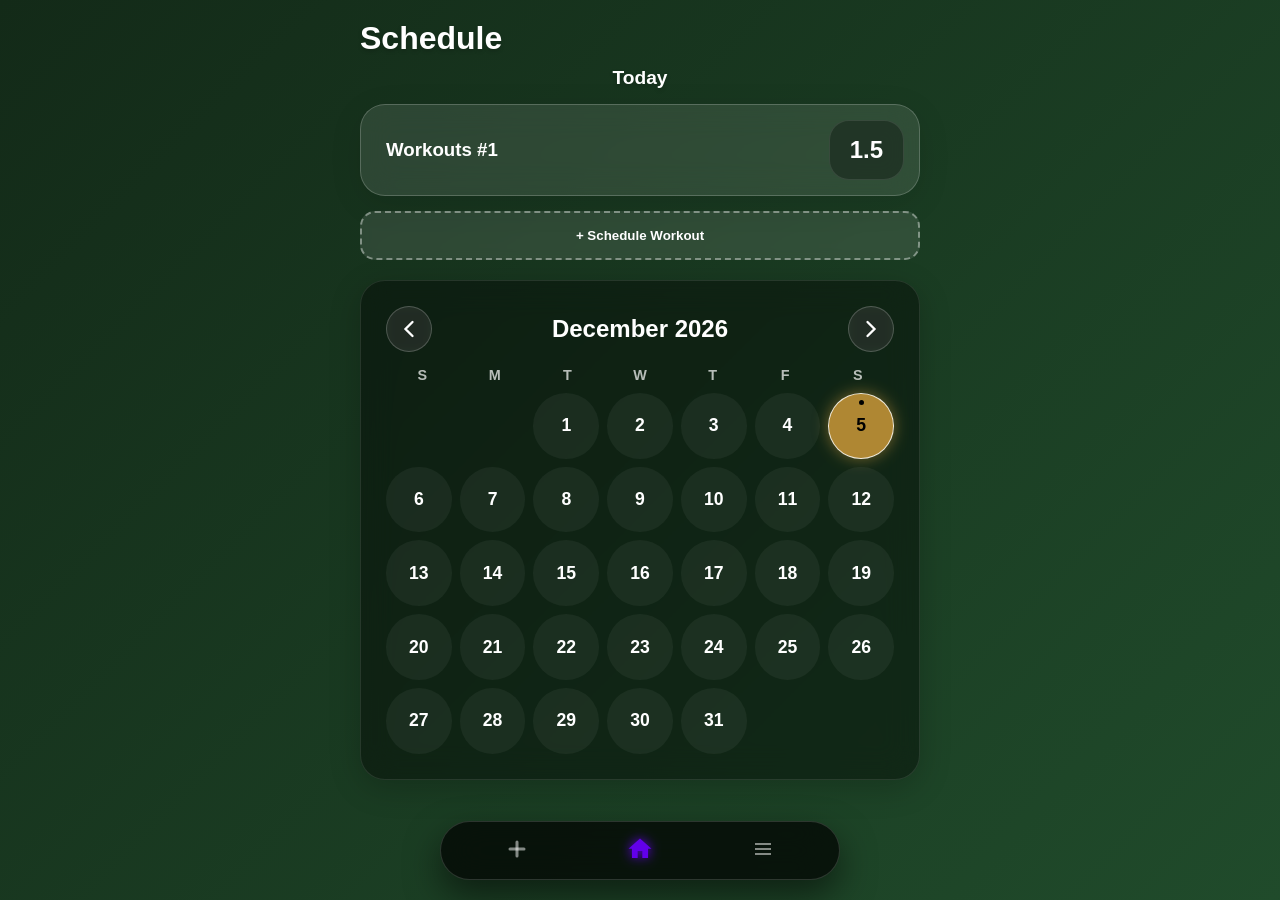
<file: index.html>
<!DOCTYPE html>
<html lang="en">
<head>
    <meta charset="UTF-8">
    <meta name="viewport" content="width=device-width, initial-scale=1.0, maximum-scale=1.0, user-scalable=no">
    <title>WorkoutKeeper</title>
    <link rel="stylesheet" href="style.css">
    
    <link rel="manifest" href="manifest.json">
    <meta name="theme-color" content="#1a3622">
    
    <script>
      if ('serviceWorker' in navigator) {
        window.addEventListener('load', () => {
          navigator.serviceWorker.register('./sw.js').then(reg => {
            console.log('Service Worker registered!', reg);
          }).catch(err => {
            console.log('Service Worker failed:', err);
          });
        });
      }
    </script>
</head>
<body>
    <div id="app-wrapper">

        <section id="view-calendar" class="view active">
            <header class="schedule-header">
                <h1>Schedule</h1>
            </header>

            <div id="daily-schedule">
                <h2 id="selected-date-title">Today</h2>
                <div id="scheduled-workouts-list"></div>
                <button id="btn-schedule-new" class="btn-ghost hidden">+ Schedule Workout</button>
            </div>

            <div class="calendar-container glass-panel-dark">
                <div class="calendar-header">
                    <button id="prev-month">
                        <svg width="28" height="28" viewBox="0 0 24 24" fill="none" stroke="currentColor" stroke-width="2" stroke-linecap="round"><polyline points="15 18 9 12 15 6"></polyline></svg>
                    </button>
                    <h2 id="month-display">April 2026</h2>
                    <button id="next-month">
                        <svg width="28" height="28" viewBox="0 0 24 24" fill="none" stroke="currentColor" stroke-width="2" stroke-linecap="round"><polyline points="9 18 15 12 9 6"></polyline></svg>
                    </button>
                </div>
                <div class="calendar-grid-header">
                    <span>S</span><span>M</span><span>T</span><span>W</span><span>T</span><span>F</span><span>S</span>
                </div>
                <div id="calendar-grid" class="calendar-grid"></div>
            </div>
        </section>

        <section id="view-preview" class="view hidden">
            <div class="preview-nav">
                <button id="btn-back-schedule" class="btn-circle-back">
                    <svg width="24" height="24" viewBox="0 0 24 24" fill="none" stroke="currentColor" stroke-width="3" stroke-linecap="round"><path d="M19 12H5M12 19l-7-7 7-7"/></svg>
                </button>
                <button id="btn-start-workout" class="btn-start-pill">Start</button>
            </div>
            
            <div class="preview-card glass-panel-light">
                <p class="section-label">Overview</p>
                <h2 id="preview-title" class="theme-text-color">Workout Name</h2>
                
                <p class="section-label mt-15">Estimated Time</p>
                <div class="est-time-block">
                    <div class="time-bubble" id="preview-time">1.5 - 2</div>
                    <span class="time-label">hours</span>
                </div>
                <div id="preview-sets-container"></div>
            </div>
        </section>

        <section id="view-builder" class="view hidden">
            <header>
                <input type="text" id="workout-name" placeholder="Name Your Workout" class="heading-input">
                <p style="color: #888; margin-bottom: 10px;">Color Theme</p>
                <div id="theme-selector">
                    <div class="theme-dot purple" data-theme="purple"></div>
                    <div class="theme-dot teal" data-theme="teal"></div>
                    <div class="theme-dot orange" data-theme="orange"></div>
                    <div class="theme-dot pink" data-theme="pink"></div>
                    <div class="theme-dot blue" data-theme="blue"></div>
                    <div class="theme-dot black" data-theme="black"></div>
                </div>
            </header>
            
            <main id="sets-container"></main>
            <button id="add-set-btn" class="btn-new-set">+ New Set</button>
            
            <div class="time-picker-inline">
                <label>Estimated Time</label>
                <select id="time-select">
                    <option value="5 mins">5 mins</option>
                    <option value="10 mins">10 mins</option>
                    <option value="15-20 mins">15-20 mins</option>
                    <option value="30-45 mins">30-45 mins</option>
                    <option value="1.5 - 2 hours" selected>1.5 - 2 hours</option>
                </select>
            </div>
            <button id="save-to-library-btn" class="btn-save-green full-width">Save to Library</button>
        </section>

        <section id="view-profile" class="view hidden">
            <header class="schedule-header">
                <h1 style="color: #111;">My Workouts</h1>
            </header>
            
            <div id="profile-library-list"></div>

            <div class="data-fab-container">
                <button id="btn-export-data" class="btn-fab" title="Download Backup">
                    <svg width="24" height="24" viewBox="0 0 24 24" fill="none" stroke="currentColor" stroke-width="2" stroke-linecap="round" stroke-linejoin="round"><path d="M21 15v4a2 2 0 0 1-2 2H5a2 2 0 0 1-2-2v-4"></path><polyline points="7 10 12 15 17 10"></polyline><line x1="12" y1="15" x2="12" y2="3"></line></svg>
                </button>
                <button id="btn-import-data" class="btn-fab" title="Upload Backup">
                    <svg width="24" height="24" viewBox="0 0 24 24" fill="none" stroke="currentColor" stroke-width="2" stroke-linecap="round" stroke-linejoin="round"><path d="M21 15v4a2 2 0 0 1-2 2H5a2 2 0 0 1-2-2v-4"></path><polyline points="17 8 12 3 7 8"></polyline><line x1="12" y1="3" x2="12" y2="15"></line></svg>
                </button>
            </div>
            <input type="file" id="file-import" accept=".json" class="hidden">
        </section>

        <section id="view-active" class="view hidden">
            <header class="active-header">
                <h2 id="active-workout-title" class="theme-text-color">Workout</h2>
                <button id="btn-cancel-workout" class="btn-ghost-small">Quit</button>
            </header>
            
            <div class="active-scroll-area">
                <div id="active-sets-container"></div>
            </div>
            
            <div class="execution-footer">
                <div class="progress-bar-bg"><div id="active-progress-bar"></div></div>
                <div class="flex-row">
                    <button id="btn-finish-workout" class="btn-save-green full-width">Finish Workout</button>
                </div>
            </div>
        </section>

        <nav id="bottom-nav">
            <button class="nav-btn" data-target="view-builder">
                <svg width="24" height="24" viewBox="0 0 24 24" fill="none" stroke="currentColor" stroke-width="3" stroke-linecap="round"><line x1="12" y1="5" x2="12" y2="19"></line><line x1="5" y1="12" x2="19" y2="12"></line></svg>
            </button>
            <button class="nav-btn active" data-target="view-calendar">
                <svg width="24" height="24" viewBox="0 0 24 24" fill="currentColor"><path d="M10 20v-6h4v6h5v-8h3L12 3 2 12h3v8z"/></svg>
            </button>
            <button class="nav-btn" data-target="view-profile">
                <svg width="24" height="24" viewBox="0 0 24 24" fill="currentColor"><path d="M4 6h16v2H4zm0 5h16v2H4zm0 5h16v2H4z"/></svg>
            </button>
        </nav>
    </div>

    <div id="schedule-modal" class="modal-overlay hidden">
        <div class="modal-content text-center">
            <h3 style="color: black; margin-top:0; margin-bottom: 20px;">Select Workout</h3>
            <div id="library-list"></div>
            <button id="close-schedule-modal" class="btn-delete-red full-width mt-10">Cancel</button>
        </div>
    </div>

    <div id="modal-overlay" class="modal-overlay hidden">
        <div class="modal-content">
            <input type="text" id="modal-name" placeholder="Exercise Name">
            
            <div class="modal-toggles">
                <button id="toggle-reps" class="active">REPS</button>
                <button id="toggle-timed">TIMED</button>
            </div>
            
            <div id="input-reps-container" class="input-container">
                <input type="number" id="modal-val-reps" class="mega-input" value="10" min="1">
                <span style="color: black; font-weight: bold; margin-left: 10px; font-size: 1.2rem;">reps</span>
            </div>

            <div id="input-time-container" class="input-container hidden">
                <div class="time-col">
                    <input type="number" id="modal-val-min" class="mega-input" value="00" min="0">
                    <small style="color: #666; font-weight:bold; margin-top: 5px;">min</small>
                </div>
                <span class="mega-colon">:</span>
                <div class="time-col">
                    <input type="number" id="modal-val-sec" class="mega-input" value="30" min="0" max="59">
                    <small style="color: #666; font-weight:bold; margin-top: 5px;">sec</small>
                </div>
            </div>

            <div class="flex-row">
                <button id="modal-save" class="btn-save-green flex-3">SAVE</button>
                <button id="modal-close" class="btn-delete-red flex-1">
                    <svg width="24" height="24" viewBox="0 0 24 24" fill="none" stroke="currentColor" stroke-width="3" stroke-linecap="round"><line x1="18" y1="6" x2="6" y2="18"></line><line x1="6" y1="6" x2="18" y2="18"></line></svg>
                </button>
            </div>
        </div>
    </div>
    
    <div id="rest-modal" class="modal-overlay hidden">
        <div class="modal-content text-center">
            <h3 style="color: black; margin-top:0;">Rest & Recover</h3>
            <div id="rest-timer-display" style="font-size: 5rem; font-weight: bold; color: black; margin: 20px 0;">00:30</div>
            <div class="flex-row">
                <button id="btn-skip-rest" class="btn-delete-red flex-1" style="color:white; font-size: 1rem;">Skip</button>
                <button id="btn-add-rest" class="btn-save-green flex-1" style="color:white; font-size: 1rem;">+15s</button>
            </div>
        </div>
    </div>

    <div id="cooldown-modal" class="modal-overlay hidden">
        <div class="modal-content text-center">
            <h2 style="color: black; font-size: 2rem;">🎉 Complete!</h2>
            <p style="color: #555; margin: 20px 0; font-size: 1.2rem; font-weight: bold;">Great job! Take 5-10 minutes to stretch and cool down.</p>
            <button id="btn-finish-cooldown" class="btn-save-green full-width">Done</button>
        </div>
    </div>
    
    <script src="js.js"></script>
</body>
</html>
</file>
<file: style.css>
:root {
    /* Glassmorphism Base Variables */
    --glass-light: rgba(255, 255, 255, 0.6);
    --glass-dark: rgba(0, 0, 0, 0.4);
    --glass-border-light: rgba(255, 255, 255, 0.5);
    --glass-border-dark: rgba(255, 255, 255, 0.1);
    --glass-blur: blur(16px);
    
    /* Theme Accents */
    --accent: #6200ea; 
    --accent-dark: #311b92;
    
    /* Background Gradients */
    --bg-green-grad: linear-gradient(135deg, #132a18 0%, #204b2b 100%);
    --bg-theme-grad: linear-gradient(135deg, #f3e5f5 0%, #e0f2f1 100%);
}

/* Theme Engine Gradients */
[data-theme="purple"] { --accent: #6200ea; --accent-dark: #311b92; --bg-theme-grad: linear-gradient(135deg, #e1bee7, #ede7f6); }
[data-theme="teal"] { --accent: #00acc1; --accent-dark: #006064; --bg-theme-grad: linear-gradient(135deg, #b2ebf2, #e0f7fa); }
[data-theme="orange"] { --accent: #fb8c00; --accent-dark: #e65100; --bg-theme-grad: linear-gradient(135deg, #ffe0b2, #fff3e0); }
[data-theme="pink"] { --accent: #d81b60; --accent-dark: #880e4f; --bg-theme-grad: linear-gradient(135deg, #f8bbd0, #fce4ec); }
[data-theme="blue"] { --accent: #2962ff; --accent-dark: #0d47a1; --bg-theme-grad: linear-gradient(135deg, #bbdefb, #e3f2fd); }
[data-theme="black"] { --accent: #333333; --accent-dark: #000000; --bg-theme-grad: linear-gradient(135deg, #e0e0e0, #f5f5f5); }

* { box-sizing: border-box; font-family: -apple-system, BlinkMacSystemFont, 'Segoe UI', Roboto, sans-serif; margin: 0; padding: 0;}

body { 
    background: var(--bg-theme-grad);
    background-attachment: fixed;
    color: #111; 
    transition: background 0.5s ease; 
}
body.bg-green { 
    background: var(--bg-green-grad); 
    background-attachment: fixed;
    color: white; 
}

#app-wrapper { max-width: 600px; margin: 0 auto; padding: 20px; padding-bottom: 120px; min-height: 100vh;}
.theme-text-color { color: var(--accent); }

/* --- GLASS UTILITIES --- */
.glass-panel-dark {
    background: var(--glass-dark);
    backdrop-filter: var(--glass-blur);
    -webkit-backdrop-filter: var(--glass-blur);
    border: 1px solid var(--glass-border-dark);
    box-shadow: 0 8px 32px rgba(0, 0, 0, 0.2);
    border-radius: 25px;
}
.glass-panel-light {
    background: var(--glass-light);
    backdrop-filter: var(--glass-blur);
    -webkit-backdrop-filter: var(--glass-blur);
    border: 1px solid var(--glass-border-light);
    box-shadow: 0 8px 32px rgba(0, 0, 0, 0.1);
    border-radius: 25px;
}

/* Buttons & Elements */
.btn-circle-back { width: 60px; height: 60px; border-radius: 50%; background: var(--glass-light); backdrop-filter: var(--glass-blur); border: 1px solid var(--glass-border-light); box-shadow: 0 4px 15px rgba(0,0,0,0.1); display: flex; justify-content: center; align-items: center; cursor: pointer; color: #333; transition: 0.3s;}
.btn-circle-back:active { transform: scale(0.9); }
.btn-start-pill { background: rgba(76, 175, 80, 0.9); backdrop-filter: blur(5px); color: white; border: 1px solid rgba(255,255,255,0.4); border-radius: 30px; padding: 15px 40px; font-size: 1.5rem; font-weight: bold; cursor: pointer; box-shadow: 0 8px 20px rgba(76, 175, 80, 0.4);}
.preview-nav { display: flex; justify-content: space-between; align-items: center; margin-bottom: 20px;}
.preview-card { padding: 30px; min-height: 70vh;}
.section-label { font-weight: bold; color: inherit; opacity: 0.7; margin-bottom: 5px; font-size: 1.1rem;}
#preview-title { font-size: 2.2rem; margin-bottom: 20px; }
.est-time-block { display: flex; align-items: center; gap: 15px; margin-bottom: 30px;}
.time-bubble { background: var(--glass-dark); color: white; padding: 10px 20px; border-radius: 25px; font-size: 1.5rem; font-weight: bold; border: 1px solid var(--glass-border-dark);}

/* Themed Set Cards (Glassy) */
.themed-set-card { 
    background: rgba(0,0,0,0.5);
    backdrop-filter: var(--glass-blur); -webkit-backdrop-filter: var(--glass-blur);
    border: 1px solid var(--glass-border-dark);
    color: white; padding: 25px; margin-bottom: 20px; border-radius: 25px;
    box-shadow: 0 10px 30px rgba(0,0,0,0.15);
    position: relative; overflow: hidden;
}
.themed-set-card::before {
    content: ''; position: absolute; top: -50%; left: -50%; width: 200%; height: 200%;
    background: radial-gradient(circle, var(--accent) 0%, transparent 60%);
    opacity: 0.15; pointer-events: none;
}
.set-card-header { display: flex; justify-content: space-between; font-size: 1.3rem; font-weight: bold; margin-bottom: 20px; position: relative; z-index: 1;}
.ex-badge-row { display: flex; align-items: center; justify-content: space-between; margin-bottom: 15px; font-size: 1.3rem; font-weight: 600; position: relative; z-index: 1;}
.ex-badge-row > div { display: flex; align-items: center; gap: 15px;}
.ex-badge { background: rgba(255,255,255,0.1); border: 1px solid rgba(255,255,255,0.2); color: white; width: 50px; height: 50px; border-radius: 50%; display: flex; justify-content: center; align-items: center; font-size: 1.2rem;}

/* Active Workout Controls */
.active-scroll-area { height: calc(100vh - 120px); overflow-y: auto; padding-bottom: 120px; }
.active-header { display: flex; justify-content: space-between; align-items: center; margin-bottom: 20px;}
.execution-footer { position: fixed; bottom: 0; left: 0; width: 100%; background: rgba(0,0,0,0.6); backdrop-filter: blur(20px); -webkit-backdrop-filter: blur(20px); border-top: 1px solid rgba(255,255,255,0.1); padding: 20px; padding-bottom: 30px; z-index: 200; }
.progress-bar-bg { width: 100%; height: 8px; background: rgba(255,255,255,0.1); border-radius: 4px; overflow: hidden; margin-bottom: 20px; }
#active-progress-bar { height: 100%; width: 0%; background: #2ecc71; box-shadow: 0 0 10px #2ecc71; transition: width 0.3s ease; }

.btn-complete-set { background: rgba(255,255,255,0.1); color: #2ecc71; border: 1px solid #2ecc71; backdrop-filter: blur(5px); border-radius: 15px; padding: 15px; width: 100%; font-size: 1.3rem; font-weight: bold; margin-top: 15px; cursor: pointer; transition: 0.3s;}
.btn-complete-set.completed { background: rgba(46, 204, 113, 0.8); color: white; border-color: rgba(255,255,255,0.5);}

.btn-timer-ready { background: rgba(46, 204, 113, 0.8); color: white; border: 1px solid rgba(255,255,255,0.4); border-radius: 12px; padding: 10px 20px; font-weight: bold; font-size: 1.1rem; cursor: pointer; backdrop-filter: blur(5px);} 
.btn-timer-running { background: rgba(231, 76, 60, 0.8); color: white; border: 1px solid rgba(255,255,255,0.4); border-radius: 12px; padding: 10px 20px; font-weight: bold; font-size: 1.1rem; cursor: pointer; backdrop-filter: blur(5px);} 
.btn-timer-finished { background: rgba(216, 160, 59, 0.9); color: black; border: 1px solid rgba(255,255,255,0.5); border-radius: 12px; padding: 10px 20px; font-weight: bold; font-size: 1.1rem; cursor: pointer; backdrop-filter: blur(5px);} 

/* Profile / Library View */
.profile-card { background: var(--glass-light); border: 1px solid var(--glass-border-light); backdrop-filter: var(--glass-blur); -webkit-backdrop-filter: var(--glass-blur); border-radius: 20px; padding: 20px; margin-bottom: 15px; box-shadow: 0 8px 32px rgba(0,0,0,0.05);}
.profile-card h3 { color: black; font-size: 1.4rem; margin-bottom: 5px;}
.profile-card p { color: #555; margin-bottom: 15px; font-weight: bold;}
.profile-actions { display: flex; gap: 10px; }
.btn-prof-start { flex: 2; background: rgba(76, 175, 80, 0.8); color: white; border: 1px solid rgba(255,255,255,0.3); border-radius: 10px; padding: 10px; font-weight: bold; cursor: pointer; backdrop-filter: blur(5px);}
.btn-prof-edit { flex: 1; background: rgba(41, 98, 255, 0.8); color: white; border: 1px solid rgba(255,255,255,0.3); border-radius: 10px; padding: 10px; font-weight: bold; cursor: pointer;}
.btn-prof-del { flex: 1; background: rgba(231, 76, 60, 0.8); color: white; border: 1px solid rgba(255,255,255,0.3); border-radius: 10px; padding: 10px; font-weight: bold; cursor: pointer;}

/* Floating Export/Import Buttons */
.data-fab-container { position: fixed; bottom: 100px; right: 20px; display: flex; flex-direction: column; gap: 15px; z-index: 150; }
.btn-fab { width: 55px; height: 55px; border-radius: 50%; background: rgba(0,0,0,0.6); backdrop-filter: blur(10px); -webkit-backdrop-filter: blur(10px); color: #fff; border: 1px solid rgba(255,255,255,0.2); box-shadow: 0 4px 15px rgba(0,0,0,0.3); display: flex; justify-content: center; align-items: center; cursor: pointer; transition: 0.2s;}
.btn-fab:active { transform: scale(0.9); }

/* Calendar / Common */
.schedule-header h1 { font-size: 2rem; margin-bottom: 10px; text-shadow: 0 2px 4px rgba(0,0,0,0.2);}
#selected-date-title { text-align: center; font-size: 1.2rem; margin-bottom: 15px; text-shadow: 0 2px 4px rgba(0,0,0,0.2);}
.workout-card { background: rgba(255,255,255,0.1); backdrop-filter: var(--glass-blur); -webkit-backdrop-filter: var(--glass-blur); border: 1px solid rgba(255,255,255,0.2); border-radius: 25px; padding: 15px 15px 15px 25px; display: flex; justify-content: space-between; align-items: center; margin-bottom: 15px; color: white; cursor: pointer; box-shadow: 0 8px 32px rgba(0,0,0,0.1); }
.workout-time-block { background: rgba(0,0,0,0.3); border: 1px solid rgba(255,255,255,0.1); color: var(--white); border-radius: 20px; padding: 15px 20px; text-align: center; }
.workout-time-block .val { font-size: 1.5rem; font-weight: bold; display: block;}
.calendar-container { padding: 25px; margin-top: 20px; }
.calendar-header { display: flex; justify-content: space-between; align-items: center; color: var(--white); margin-bottom: 15px;}
.calendar-header button { background: rgba(255,255,255,0.1); border: 1px solid rgba(255,255,255,0.2); border-radius: 50%; color: white; cursor: pointer; display: flex; align-items: center; justify-content: center; padding: 8px; transition: 0.2s; backdrop-filter: blur(5px);}
.calendar-header button:active { opacity: 0.5; transform: scale(0.9); }
.calendar-grid-header { display: grid; grid-template-columns: repeat(7, 1fr); text-align: center; font-weight: bold; font-size: 0.9rem; margin-bottom: 10px; color: rgba(255,255,255,0.7);}
.calendar-grid { display: grid; grid-template-columns: repeat(7, 1fr); gap: 8px; }
.day-cell { aspect-ratio: 1; border-radius: 50%; background: rgba(255,255,255,0.05); border: 1px solid transparent; color: white; display: flex; flex-direction: column; align-items: center; justify-content: center; font-weight: bold; font-size: 1.1rem; cursor: pointer; position: relative; transition: 0.2s;}
.day-cell.empty { background: transparent; cursor: default;}
.day-cell.active-scheduled { background: rgba(255,255,255,0.2); border-color: rgba(255,255,255,0.3);}
.day-cell.current-selected { background: rgba(216, 160, 59, 0.8); color: black; border: 1px solid rgba(255,255,255,0.8); box-shadow: 0 0 15px rgba(216, 160, 59, 0.5);}
.day-cell .dot { width: 5px; height: 5px; background: white; border-radius: 50%; position: absolute; top: 6px; box-shadow: 0 1px 2px rgba(0,0,0,0.5);}
.day-cell.current-selected .dot { background: black; box-shadow: none; }

/* Builder */
.heading-input { width: 100%; background: transparent; border: none; color: inherit; font-size: 2.5rem; font-weight: bold; margin-bottom: 5px; outline: none; border-bottom: 2px dashed rgba(0,0,0,0.2);}
.bg-green .heading-input { color: white; border-bottom-color: rgba(255,255,255,0.3); }

#theme-selector { display: flex; gap: 10px; margin: 15px 0 25px 0; }
.theme-dot { width: 35px; height: 35px; border-radius: 50%; border: 2px solid rgba(255,255,255,0.5); cursor: pointer; box-shadow: 0 4px 10px rgba(0,0,0,0.1); transition: 0.2s;}
.theme-dot.active { border-color: #333; transform: scale(1.1); box-shadow: 0 4px 15px rgba(0,0,0,0.3);}
.theme-dot.purple { background-color: #6200ea !important; } 
.theme-dot.teal { background-color: #00acc1 !important; } 
.theme-dot.orange { background-color: #fb8c00 !important; } 
.theme-dot.pink { background-color: #d81b60 !important; } 
.theme-dot.blue { background-color: #2962ff !important; } 
.theme-dot.black { background-color: #222 !important; }

.set-card { background: var(--glass-dark); backdrop-filter: var(--glass-blur); border: 1px solid var(--glass-border-dark); color: white; border-radius: 20px; padding: 20px; margin-bottom: 20px; box-shadow: 0 8px 32px rgba(0,0,0,0.15);}
.set-header { display: flex; justify-content: space-between; align-items: center; font-size: 1.2rem; font-weight: bold; margin-bottom: 15px;}
.set-counter { display: flex; align-items: center; background: rgba(255,255,255,0.1); border: 1px solid rgba(255,255,255,0.2); color: white; border-radius: 20px; padding: 2px 5px; font-weight: bold;}
.set-counter button { background: none; border: none; font-size: 1.2rem; font-weight: bold; padding: 0 10px; cursor: pointer; color: white;}

.exercise-row { border: 1px solid rgba(255,255,255,0.3); background: rgba(255,255,255,0.05); border-radius: 25px; padding: 12px 20px; margin-bottom: 10px; display: flex; justify-content: space-between; align-items: center; font-weight: bold;}

/* Remove Buttons */
.btn-remove-set { background: rgba(231, 76, 60, 0.2); color: #ff5252; border: 1px solid rgba(231, 76, 60, 0.5); padding: 4px 10px; border-radius: 8px; font-weight: bold; cursor: pointer; transition: 0.2s; margin-left: 10px; font-size: 1rem;}
.btn-remove-set:active { transform: scale(0.9); }
.btn-remove-ex { color: #ff5252; font-weight: bold; cursor: pointer; background: none; border: none; font-size: 1.2rem; margin-left: 15px; transition: 0.2s; padding: 5px; }
.btn-remove-ex:active { transform: scale(0.8); }

.btn-add-ex { background: rgba(255,255,255,0.15); color: white; border: 1px dashed rgba(255,255,255,0.5); border-radius: 12px; padding: 12px 20px; font-weight: bold; font-size: 1rem; cursor: pointer; margin-top: 10px;}
.btn-new-set { background: rgba(0,0,0,0.3); color: white; width: 100%; border: 1px solid rgba(255,255,255,0.2); backdrop-filter: blur(10px); border-radius: 20px; padding: 15px; font-size: 1.2rem; font-weight: bold; margin-bottom: 20px; box-shadow: 0 4px 15px rgba(0,0,0,0.1);}
.time-picker-inline { display: flex; justify-content: space-between; align-items: center; background: var(--glass-light); border: 1px solid var(--glass-border-light); backdrop-filter: var(--glass-blur); color: black; padding: 10px 20px; border-radius: 25px; margin-bottom: 20px;}
.time-picker-inline select { background: transparent; color: black; border: none; font-size: 1.1rem; outline: none; font-weight: bold;}

/* Floating Nav */
#bottom-nav { position: fixed; bottom: 20px; left: 50%; transform: translateX(-50%); width: 85%; max-width: 400px; background: rgba(0,0,0,0.7); backdrop-filter: blur(20px); -webkit-backdrop-filter: blur(20px); border: 1px solid rgba(255,255,255,0.15); border-radius: 40px; display: flex; justify-content: space-around; padding: 15px; z-index: 100; box-shadow: 0 15px 35px rgba(0,0,0,0.5); }
.nav-btn { background: none; border: none; color: rgba(255,255,255,0.5); cursor: pointer; transition: 0.3s;}
.nav-btn.active { transform: scale(1.15); color: var(--accent); filter: drop-shadow(0 0 5px var(--accent));}

/* Modals & New Mega Inputs */
.btn-ghost-small { background: rgba(255,255,255,0.1); border: 1px solid rgba(255,255,255,0.3); border-radius: 15px; padding: 5px 15px; font-weight: bold; color: inherit; backdrop-filter: blur(5px);}
.modal-overlay { position: fixed; inset: 0; background: rgba(0,0,0,0.6); backdrop-filter: blur(8px); -webkit-backdrop-filter: blur(8px); display: flex; justify-content: center; align-items: center; z-index: 1000; }
.modal-content { background: rgba(255,255,255,0.85); backdrop-filter: blur(20px); border: 1px solid rgba(255,255,255,0.5); width: 90%; max-width: 400px; padding: 25px; border-radius: 30px; text-align: center; box-shadow: 0 20px 50px rgba(0,0,0,0.3);}

/* Scroll Fix for Schedule Modal */
#library-list { max-height: 55vh; overflow-y: auto; padding-right: 5px; margin-bottom: 15px; display: flex; flex-direction: column; gap: 10px; }
#library-list::-webkit-scrollbar { width: 6px; }
#library-list::-webkit-scrollbar-thumb { background: rgba(0, 0, 0, 0.2); border-radius: 10px; }

#modal-name { width: 100%; padding: 15px; font-size: 1.5rem; font-weight: bold; background: rgba(255,255,255,0.5); border: 1px solid rgba(0,0,0,0.1); border-radius: 15px; margin-bottom: 15px; text-align: center; outline: none;}
.modal-toggles { display: flex; background: rgba(0,0,0,0.05); border: 1px solid rgba(0,0,0,0.1); border-radius: 15px; overflow: hidden; margin-bottom: 20px; padding: 5px;}
.modal-toggles button { flex: 1; background: transparent; color: #666; border: none; padding: 12px; font-weight: bold; font-size: 1.1rem; border-radius: 10px; transition: 0.2s;}
.modal-toggles button.active { background: white; color: black; box-shadow: 0 2px 10px rgba(0,0,0,0.1); }

.input-container { display: flex; justify-content: center; align-items: center; margin: 25px 0; }
.time-col { display: flex; flex-direction: column; align-items: center; }
.mega-input { width: 80px; height: 80px; font-size: 3rem; text-align: center; border: 1px solid rgba(0,0,0,0.1); border-radius: 20px; background: white; color: black; font-weight: bold; outline: none; box-shadow: inset 0 2px 5px rgba(0,0,0,0.05);}
.mega-colon { font-size: 3.5rem; font-weight: bold; color: black; margin: 0 15px; padding-bottom: 20px;}
input[type=number]::-webkit-inner-spin-button, input[type=number]::-webkit-outer-spin-button { -webkit-appearance: none; margin: 0; }

.btn-save-green { background: rgba(46, 204, 113, 0.9); backdrop-filter: blur(5px); color: white; font-weight: bold; border: 1px solid rgba(255,255,255,0.4); border-radius: 15px; padding: 15px; font-size: 1.2rem; cursor: pointer; box-shadow: 0 8px 20px rgba(46, 204, 113, 0.3);}
.btn-delete-red { background: rgba(231, 76, 60, 0.9); backdrop-filter: blur(5px); color: white; font-weight: bold; border: 1px solid rgba(255,255,255,0.4); border-radius: 15px; display: flex; align-items: center; justify-content: center; cursor: pointer; padding: 15px; box-shadow: 0 8px 20px rgba(231, 76, 60, 0.3);}
.btn-ghost { background: rgba(255,255,255,0.1); border: 2px dashed rgba(255,255,255,0.4); color: white; padding: 15px; border-radius: 15px; width: 100%; font-weight: bold; cursor: pointer; backdrop-filter: blur(5px);}
.hidden { display: none !important; }
.flex-row { display: flex; gap: 10px; }
.flex-3 { flex: 3; } .flex-1 { flex: 1; }

/* High-contrast list buttons for white modals */
.btn-modal-list {
    background: rgba(0, 0, 0, 0.05);
    border: 1px solid rgba(0, 0, 0, 0.2);
    color: black !important;
    padding: 15px;
    border-radius: 15px;
    width: 100%;
    font-weight: bold;
    font-size: 1.1rem;
    cursor: pointer;
    transition: 0.2s;
}

.btn-modal-list:active {
    background: rgba(0, 0, 0, 0.15);
    transform: scale(0.98);
}
.full-width { width: 100%; }
.mt-10 { margin-top: 10px; } .mt-15 { margin-top: 15px; }
</file>
